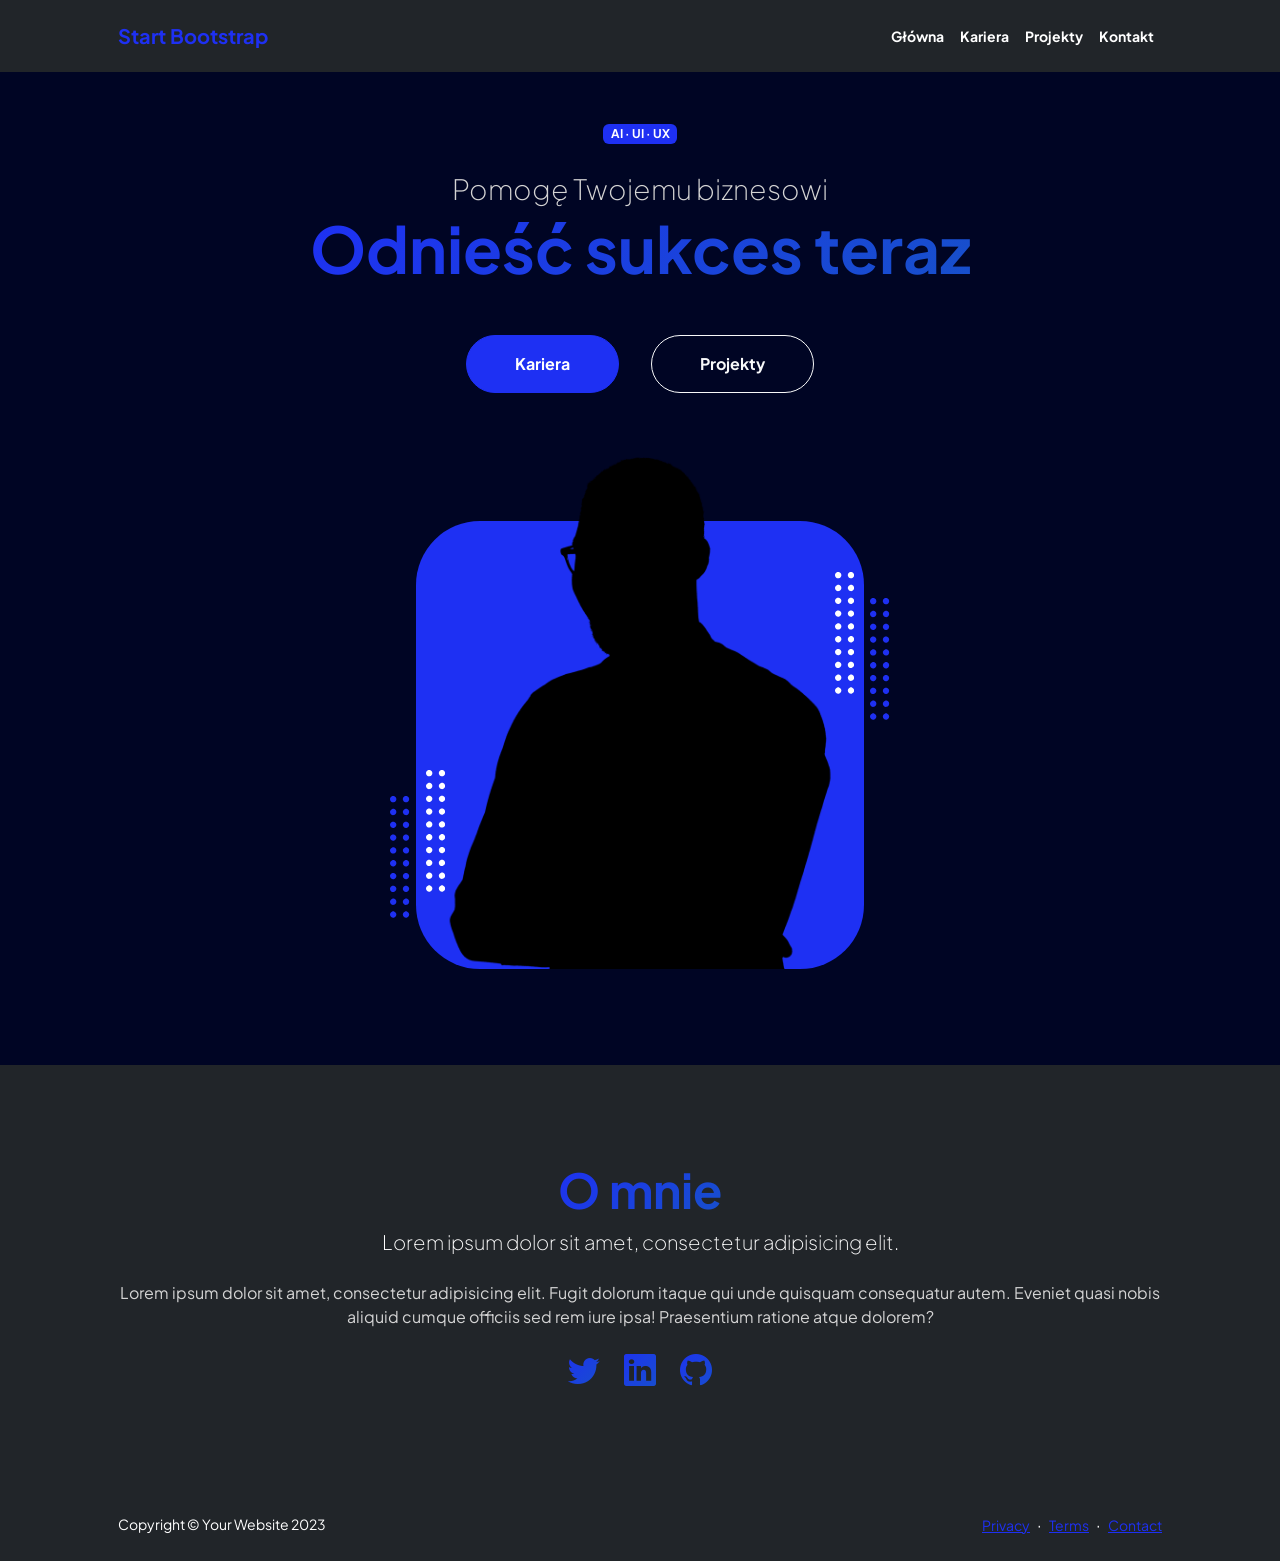
<file: index.html>
<!DOCTYPE html>
<html lang="en">
    <head>
        <meta charset="utf-8" />
        <meta name="viewport" content="width=device-width, initial-scale=1, shrink-to-fit=no" />
        <meta name="description" content="" />
        <meta name="author" content="" />
        <title>Personal - Start Bootstrap Theme</title>
        <!-- Favicon-->
        <link rel="icon" type="image/x-icon" href="assets/favicon.ico" />
        <!-- Custom Google font-->
        <link rel="preconnect" href="https://fonts.googleapis.com" />
        <link rel="preconnect" href="https://fonts.gstatic.com" crossorigin />
        <link href="https://fonts.googleapis.com/css2?family=Plus+Jakarta+Sans:wght@100;200;300;400;500;600;700;800;900&amp;display=swap" rel="stylesheet" />
        <!-- Bootstrap icons-->
        <link href="https://cdn.jsdelivr.net/npm/bootstrap-icons@1.8.1/font/bootstrap-icons.css" rel="stylesheet" />
        <!-- Core theme CSS (includes Bootstrap)-->
        <link href="css/styles.css" rel="stylesheet" />
    </head>
    <body class="d-flex flex-column h-100">
        <main class="flex-shrink-0">
            <!-- Navigation-->
            <nav class="navbar navbar-expand-lg navbar-light bg-dark py-3">
                <div class="container px-5">
                    <a class="navbar-brand" href="index.html"><span class="fw-bolder text-primary">Start Bootstrap</span></a>
                    <button class="navbar-toggler" type="button" data-bs-toggle="collapse" data-bs-target="#navbarSupportedContent" aria-controls="navbarSupportedContent" aria-expanded="false" aria-label="Toggle navigation"><span class="navbar-toggler-icon"></span></button>
                    <div class="collapse navbar-collapse" id="navbarSupportedContent">
                        <ul class="navbar-nav ms-auto mb-2 mb-lg-0 small fw-bolder">
                            <li class="nav-item"><a class="nav-link" href="index.html">Główna</a></li>
                            <li class="nav-item"><a class="nav-link" href="resume.html">Kariera</a></li>
                            <li class="nav-item"><a class="nav-link" href="projects.html">Projekty</a></li>
                            <li class="nav-item"><a class="nav-link" href="contact.html">Kontakt</a></li>
                        </ul>
                    </div>
                </div>
            </nav>
            <!-- Header-->
            <header class="py-5">
                <div class="container px-5 pb-5">
                    <div class="row gx-5 align-items-center">
                        <div class="col-xxl-5">
                            <!-- Header text content-->
                            <div class="text-center text-xxl-start">
                                <div class="badge bg-gradient-primary-to-secondary text-white mb-4"><div class="text-uppercase">AI &middot; UI &middot; UX</div></div>
                                <div class="fs-3 fw-light text-muted">Pomogę Twojemu biznesowi</div>
                                <h1 class="display-3 fw-bolder mb-5"><span class="text-gradient d-inline">Odnieść sukces teraz</span></h1>
                                <div class="d-grid gap-3 d-sm-flex justify-content-sm-center justify-content-xxl-start mb-3">
                                    <a class="btn btn-primary btn-lg px-5 py-3 me-sm-3 fs-6 fw-bolder" href="resume.html">Kariera</a>
                                    <a class="btn btn-outline-light btn-lg px-5 py-3 fs-6 fw-bolder" href="projects.html">Projekty</a>
                                </div>
                            </div>
                        </div>
                        <div class="col-xxl-7">
                            <!-- Header profile picture-->
                            <div class="d-flex justify-content-center mt-5 mt-xxl-0">
                                <div class="profile bg-gradient-primary-to-secondary">
                                    <!-- TIP: For best results, use a photo with a transparent background like the demo example below-->
                                    <!-- Watch a tutorial on how to do this on YouTube (link)-->
                                    <img class="profile-img" src="assets/profile.png" alt="..." />
                                    <div class="dots-1">
                                        <!-- SVG Dots-->
                                        <svg version="1.1" xmlns="http://www.w3.org/2000/svg" xmlns:xlink="http://www.w3.org/1999/xlink" x="0px" y="0px" viewBox="0 0 191.6 1215.4" style="enable-background: new 0 0 191.6 1215.4" xml:space="preserve">
                                            <g transform="translate(0.000000,1280.000000) scale(0.100000,-0.100000)">
                                                <path d="M227.7,12788.6c-105-35-200-141-222-248c-43-206,163-412,369-369c155,32,275,190,260,339c-11,105-90,213-190,262        C383.7,12801.6,289.7,12808.6,227.7,12788.6z"></path>
                                                <path d="M1507.7,12788.6c-151-50-253-216-222-362c25-119,136-230,254-255c194-41,395,142,375,339c-11,105-90,213-190,262        C1663.7,12801.6,1569.7,12808.6,1507.7,12788.6z"></path>
                                                <path d="M227.7,11508.6c-105-35-200-141-222-248c-43-206,163-412,369-369c155,32,275,190,260,339c-11,105-90,213-190,262        C383.7,11521.6,289.7,11528.6,227.7,11508.6z"></path>
                                                <path d="M1507.7,11508.6c-151-50-253-216-222-362c25-119,136-230,254-255c194-41,395,142,375,339c-11,105-90,213-190,262        C1663.7,11521.6,1569.7,11528.6,1507.7,11508.6z"></path>
                                                <path d="M227.7,10228.6c-105-35-200-141-222-248c-43-206,163-412,369-369c155,32,275,190,260,339c-11,105-90,213-190,262        C383.7,10241.6,289.7,10248.6,227.7,10228.6z"></path>
                                                <path d="M1507.7,10228.6c-105-35-200-141-222-248c-43-206,163-412,369-369c155,32,275,190,260,339c-11,105-90,213-190,262        C1663.7,10241.6,1569.7,10248.6,1507.7,10228.6z"></path>
                                                <path d="M227.7,8948.6c-105-35-200-141-222-248c-43-206,163-412,369-369c155,32,275,190,260,339c-11,105-90,213-190,262        C383.7,8961.6,289.7,8968.6,227.7,8948.6z"></path>
                                                <path d="M1507.7,8948.6c-105-35-200-141-222-248c-43-206,163-412,369-369c155,32,275,190,260,339c-11,105-90,213-190,262        C1663.7,8961.6,1569.7,8968.6,1507.7,8948.6z"></path>
                                                <path d="M227.7,7668.6c-105-35-200-141-222-248c-43-206,163-412,369-369c155,32,275,190,260,339c-11,105-90,213-190,262        C383.7,7681.6,289.7,7688.6,227.7,7668.6z"></path>
                                                <path d="M1507.7,7668.6c-105-35-200-141-222-248c-43-206,163-412,369-369c155,32,275,190,260,339c-11,105-90,213-190,262        C1663.7,7681.6,1569.7,7688.6,1507.7,7668.6z"></path>
                                                <path d="M227.7,6388.6c-105-35-200-141-222-248c-43-206,163-412,369-369c155,32,275,190,260,339c-11,105-90,213-190,262        C383.7,6401.6,289.7,6408.6,227.7,6388.6z"></path>
                                                <path d="M1507.7,6388.6c-105-35-200-141-222-248c-43-206,163-412,369-369c155,32,275,190,260,339c-11,105-90,213-190,262        C1663.7,6401.6,1569.7,6408.6,1507.7,6388.6z"></path>
                                                <path d="M227.7,5108.6c-105-35-200-141-222-248c-43-206,163-412,369-369c155,32,275,190,260,339c-11,105-90,213-190,262        C383.7,5121.6,289.7,5128.6,227.7,5108.6z"></path>
                                                <path d="M1507.7,5108.6c-105-35-200-141-222-248c-43-206,163-412,369-369c155,32,275,190,260,339c-11,105-90,213-190,262        C1663.7,5121.6,1569.7,5128.6,1507.7,5108.6z"></path>
                                                <path d="M227.7,3828.6c-105-35-200-141-222-248c-43-206,163-412,369-369c155,32,275,190,260,339c-11,105-90,213-190,262        C383.7,3841.6,289.7,3848.6,227.7,3828.6z"></path>
                                                <path d="M1507.7,3828.6c-105-35-200-141-222-248c-43-206,163-412,369-369c155,32,275,190,260,339c-11,105-90,213-190,262        C1663.7,3841.6,1569.7,3848.6,1507.7,3828.6z"></path>
                                                <path d="M227.7,2548.6c-105-35-200-141-222-248c-43-206,163-412,369-369c155,32,275,190,260,339c-11,105-90,213-190,262        C383.7,2561.6,289.7,2568.6,227.7,2548.6z"></path>
                                                <path d="M1507.7,2548.6c-105-35-200-141-222-248c-43-206,163-412,369-369c155,32,275,190,260,339c-11,105-90,213-190,262        C1663.7,2561.6,1569.7,2568.6,1507.7,2548.6z"></path>
                                                <path d="M227.7,1268.6c-105-35-200-141-222-248c-43-206,163-412,369-369c155,32,275,190,260,339c-11,105-90,213-190,262        C383.7,1281.6,289.7,1288.6,227.7,1268.6z"></path>
                                                <path d="M1507.7,1268.6c-105-35-200-141-222-248c-43-206,163-412,369-369c155,32,275,190,260,339c-11,105-90,213-190,262        C1663.7,1281.6,1569.7,1288.6,1507.7,1268.6z"></path>
                                            </g>
                                        </svg>
                                        <!-- END of SVG dots-->
                                    </div>
                                    <div class="dots-2">
                                        <!-- SVG Dots-->
                                        <svg version="1.1" xmlns="http://www.w3.org/2000/svg" xmlns:xlink="http://www.w3.org/1999/xlink" x="0px" y="0px" viewBox="0 0 191.6 1215.4" style="enable-background: new 0 0 191.6 1215.4" xml:space="preserve">
                                            <g transform="translate(0.000000,1280.000000) scale(0.100000,-0.100000)">
                                                <path d="M227.7,12788.6c-105-35-200-141-222-248c-43-206,163-412,369-369c155,32,275,190,260,339c-11,105-90,213-190,262        C383.7,12801.6,289.7,12808.6,227.7,12788.6z"></path>
                                                <path d="M1507.7,12788.6c-151-50-253-216-222-362c25-119,136-230,254-255c194-41,395,142,375,339c-11,105-90,213-190,262        C1663.7,12801.6,1569.7,12808.6,1507.7,12788.6z"></path>
                                                <path d="M227.7,11508.6c-105-35-200-141-222-248c-43-206,163-412,369-369c155,32,275,190,260,339c-11,105-90,213-190,262        C383.7,11521.6,289.7,11528.6,227.7,11508.6z"></path>
                                                <path d="M1507.7,11508.6c-151-50-253-216-222-362c25-119,136-230,254-255c194-41,395,142,375,339c-11,105-90,213-190,262        C1663.7,11521.6,1569.7,11528.6,1507.7,11508.6z"></path>
                                                <path d="M227.7,10228.6c-105-35-200-141-222-248c-43-206,163-412,369-369c155,32,275,190,260,339c-11,105-90,213-190,262        C383.7,10241.6,289.7,10248.6,227.7,10228.6z"></path>
                                                <path d="M1507.7,10228.6c-105-35-200-141-222-248c-43-206,163-412,369-369c155,32,275,190,260,339c-11,105-90,213-190,262        C1663.7,10241.6,1569.7,10248.6,1507.7,10228.6z"></path>
                                                <path d="M227.7,8948.6c-105-35-200-141-222-248c-43-206,163-412,369-369c155,32,275,190,260,339c-11,105-90,213-190,262        C383.7,8961.6,289.7,8968.6,227.7,8948.6z"></path>
                                                <path d="M1507.7,8948.6c-105-35-200-141-222-248c-43-206,163-412,369-369c155,32,275,190,260,339c-11,105-90,213-190,262        C1663.7,8961.6,1569.7,8968.6,1507.7,8948.6z"></path>
                                                <path d="M227.7,7668.6c-105-35-200-141-222-248c-43-206,163-412,369-369c155,32,275,190,260,339c-11,105-90,213-190,262        C383.7,7681.6,289.7,7688.6,227.7,7668.6z"></path>
                                                <path d="M1507.7,7668.6c-105-35-200-141-222-248c-43-206,163-412,369-369c155,32,275,190,260,339c-11,105-90,213-190,262        C1663.7,7681.6,1569.7,7688.6,1507.7,7668.6z"></path>
                                                <path d="M227.7,6388.6c-105-35-200-141-222-248c-43-206,163-412,369-369c155,32,275,190,260,339c-11,105-90,213-190,262        C383.7,6401.6,289.7,6408.6,227.7,6388.6z"></path>
                                                <path d="M1507.7,6388.6c-105-35-200-141-222-248c-43-206,163-412,369-369c155,32,275,190,260,339c-11,105-90,213-190,262        C1663.7,6401.6,1569.7,6408.6,1507.7,6388.6z"></path>
                                                <path d="M227.7,5108.6c-105-35-200-141-222-248c-43-206,163-412,369-369c155,32,275,190,260,339c-11,105-90,213-190,262        C383.7,5121.6,289.7,5128.6,227.7,5108.6z"></path>
                                                <path d="M1507.7,5108.6c-105-35-200-141-222-248c-43-206,163-412,369-369c155,32,275,190,260,339c-11,105-90,213-190,262        C1663.7,5121.6,1569.7,5128.6,1507.7,5108.6z"></path>
                                                <path d="M227.7,3828.6c-105-35-200-141-222-248c-43-206,163-412,369-369c155,32,275,190,260,339c-11,105-90,213-190,262        C383.7,3841.6,289.7,3848.6,227.7,3828.6z"></path>
                                                <path d="M1507.7,3828.6c-105-35-200-141-222-248c-43-206,163-412,369-369c155,32,275,190,260,339c-11,105-90,213-190,262        C1663.7,3841.6,1569.7,3848.6,1507.7,3828.6z"></path>
                                                <path d="M227.7,2548.6c-105-35-200-141-222-248c-43-206,163-412,369-369c155,32,275,190,260,339c-11,105-90,213-190,262        C383.7,2561.6,289.7,2568.6,227.7,2548.6z"></path>
                                                <path d="M1507.7,2548.6c-105-35-200-141-222-248c-43-206,163-412,369-369c155,32,275,190,260,339c-11,105-90,213-190,262        C1663.7,2561.6,1569.7,2568.6,1507.7,2548.6z"></path>
                                                <path d="M227.7,1268.6c-105-35-200-141-222-248c-43-206,163-412,369-369c155,32,275,190,260,339c-11,105-90,213-190,262        C383.7,1281.6,289.7,1288.6,227.7,1268.6z"></path>
                                                <path d="M1507.7,1268.6c-105-35-200-141-222-248c-43-206,163-412,369-369c155,32,275,190,260,339c-11,105-90,213-190,262        C1663.7,1281.6,1569.7,1288.6,1507.7,1268.6z"></path>
                                            </g>
                                        </svg>
                                        <!-- END of SVG dots-->
                                    </div>
                                    <div class="dots-3">
                                        <!-- SVG Dots-->
                                        <svg version="1.1" xmlns="http://www.w3.org/2000/svg" xmlns:xlink="http://www.w3.org/1999/xlink" x="0px" y="0px" viewBox="0 0 191.6 1215.4" style="enable-background: new 0 0 191.6 1215.4" xml:space="preserve">
                                            <g transform="translate(0.000000,1280.000000) scale(0.100000,-0.100000)">
                                                <path d="M227.7,12788.6c-105-35-200-141-222-248c-43-206,163-412,369-369c155,32,275,190,260,339c-11,105-90,213-190,262        C383.7,12801.6,289.7,12808.6,227.7,12788.6z"></path>
                                                <path d="M1507.7,12788.6c-151-50-253-216-222-362c25-119,136-230,254-255c194-41,395,142,375,339c-11,105-90,213-190,262        C1663.7,12801.6,1569.7,12808.6,1507.7,12788.6z"></path>
                                                <path d="M227.7,11508.6c-105-35-200-141-222-248c-43-206,163-412,369-369c155,32,275,190,260,339c-11,105-90,213-190,262        C383.7,11521.6,289.7,11528.6,227.7,11508.6z"></path>
                                                <path d="M1507.7,11508.6c-151-50-253-216-222-362c25-119,136-230,254-255c194-41,395,142,375,339c-11,105-90,213-190,262        C1663.7,11521.6,1569.7,11528.6,1507.7,11508.6z"></path>
                                                <path d="M227.7,10228.6c-105-35-200-141-222-248c-43-206,163-412,369-369c155,32,275,190,260,339c-11,105-90,213-190,262        C383.7,10241.6,289.7,10248.6,227.7,10228.6z"></path>
                                                <path d="M1507.7,10228.6c-105-35-200-141-222-248c-43-206,163-412,369-369c155,32,275,190,260,339c-11,105-90,213-190,262        C1663.7,10241.6,1569.7,10248.6,1507.7,10228.6z"></path>
                                                <path d="M227.7,8948.6c-105-35-200-141-222-248c-43-206,163-412,369-369c155,32,275,190,260,339c-11,105-90,213-190,262        C383.7,8961.6,289.7,8968.6,227.7,8948.6z"></path>
                                                <path d="M1507.7,8948.6c-105-35-200-141-222-248c-43-206,163-412,369-369c155,32,275,190,260,339c-11,105-90,213-190,262        C1663.7,8961.6,1569.7,8968.6,1507.7,8948.6z"></path>
                                                <path d="M227.7,7668.6c-105-35-200-141-222-248c-43-206,163-412,369-369c155,32,275,190,260,339c-11,105-90,213-190,262        C383.7,7681.6,289.7,7688.6,227.7,7668.6z"></path>
                                                <path d="M1507.7,7668.6c-105-35-200-141-222-248c-43-206,163-412,369-369c155,32,275,190,260,339c-11,105-90,213-190,262        C1663.7,7681.6,1569.7,7688.6,1507.7,7668.6z"></path>
                                                <path d="M227.7,6388.6c-105-35-200-141-222-248c-43-206,163-412,369-369c155,32,275,190,260,339c-11,105-90,213-190,262        C383.7,6401.6,289.7,6408.6,227.7,6388.6z"></path>
                                                <path d="M1507.7,6388.6c-105-35-200-141-222-248c-43-206,163-412,369-369c155,32,275,190,260,339c-11,105-90,213-190,262        C1663.7,6401.6,1569.7,6408.6,1507.7,6388.6z"></path>
                                                <path d="M227.7,5108.6c-105-35-200-141-222-248c-43-206,163-412,369-369c155,32,275,190,260,339c-11,105-90,213-190,262        C383.7,5121.6,289.7,5128.6,227.7,5108.6z"></path>
                                                <path d="M1507.7,5108.6c-105-35-200-141-222-248c-43-206,163-412,369-369c155,32,275,190,260,339c-11,105-90,213-190,262        C1663.7,5121.6,1569.7,5128.6,1507.7,5108.6z"></path>
                                                <path d="M227.7,3828.6c-105-35-200-141-222-248c-43-206,163-412,369-369c155,32,275,190,260,339c-11,105-90,213-190,262        C383.7,3841.6,289.7,3848.6,227.7,3828.6z"></path>
                                                <path d="M1507.7,3828.6c-105-35-200-141-222-248c-43-206,163-412,369-369c155,32,275,190,260,339c-11,105-90,213-190,262        C1663.7,3841.6,1569.7,3848.6,1507.7,3828.6z"></path>
                                                <path d="M227.7,2548.6c-105-35-200-141-222-248c-43-206,163-412,369-369c155,32,275,190,260,339c-11,105-90,213-190,262        C383.7,2561.6,289.7,2568.6,227.7,2548.6z"></path>
                                                <path d="M1507.7,2548.6c-105-35-200-141-222-248c-43-206,163-412,369-369c155,32,275,190,260,339c-11,105-90,213-190,262        C1663.7,2561.6,1569.7,2568.6,1507.7,2548.6z"></path>
                                                <path d="M227.7,1268.6c-105-35-200-141-222-248c-43-206,163-412,369-369c155,32,275,190,260,339c-11,105-90,213-190,262        C383.7,1281.6,289.7,1288.6,227.7,1268.6z"></path>
                                                <path d="M1507.7,1268.6c-105-35-200-141-222-248c-43-206,163-412,369-369c155,32,275,190,260,339c-11,105-90,213-190,262        C1663.7,1281.6,1569.7,1288.6,1507.7,1268.6z"></path>
                                            </g>
                                        </svg>
                                        <!-- END of SVG dots-->
                                    </div>
                                    <div class="dots-4">
                                        <!-- SVG Dots-->
                                        <svg version="1.1" xmlns="http://www.w3.org/2000/svg" xmlns:xlink="http://www.w3.org/1999/xlink" x="0px" y="0px" viewBox="0 0 191.6 1215.4" style="enable-background: new 0 0 191.6 1215.4" xml:space="preserve">
                                            <g transform="translate(0.000000,1280.000000) scale(0.100000,-0.100000)">
                                                <path d="M227.7,12788.6c-105-35-200-141-222-248c-43-206,163-412,369-369c155,32,275,190,260,339c-11,105-90,213-190,262        C383.7,12801.6,289.7,12808.6,227.7,12788.6z"></path>
                                                <path d="M1507.7,12788.6c-151-50-253-216-222-362c25-119,136-230,254-255c194-41,395,142,375,339c-11,105-90,213-190,262        C1663.7,12801.6,1569.7,12808.6,1507.7,12788.6z"></path>
                                                <path d="M227.7,11508.6c-105-35-200-141-222-248c-43-206,163-412,369-369c155,32,275,190,260,339c-11,105-90,213-190,262        C383.7,11521.6,289.7,11528.6,227.7,11508.6z"></path>
                                                <path d="M1507.7,11508.6c-151-50-253-216-222-362c25-119,136-230,254-255c194-41,395,142,375,339c-11,105-90,213-190,262        C1663.7,11521.6,1569.7,11528.6,1507.7,11508.6z"></path>
                                                <path d="M227.7,10228.6c-105-35-200-141-222-248c-43-206,163-412,369-369c155,32,275,190,260,339c-11,105-90,213-190,262        C383.7,10241.6,289.7,10248.6,227.7,10228.6z"></path>
                                                <path d="M1507.7,10228.6c-105-35-200-141-222-248c-43-206,163-412,369-369c155,32,275,190,260,339c-11,105-90,213-190,262        C1663.7,10241.6,1569.7,10248.6,1507.7,10228.6z"></path>
                                                <path d="M227.7,8948.6c-105-35-200-141-222-248c-43-206,163-412,369-369c155,32,275,190,260,339c-11,105-90,213-190,262        C383.7,8961.6,289.7,8968.6,227.7,8948.6z"></path>
                                                <path d="M1507.7,8948.6c-105-35-200-141-222-248c-43-206,163-412,369-369c155,32,275,190,260,339c-11,105-90,213-190,262        C1663.7,8961.6,1569.7,8968.6,1507.7,8948.6z"></path>
                                                <path d="M227.7,7668.6c-105-35-200-141-222-248c-43-206,163-412,369-369c155,32,275,190,260,339c-11,105-90,213-190,262        C383.7,7681.6,289.7,7688.6,227.7,7668.6z"></path>
                                                <path d="M1507.7,7668.6c-105-35-200-141-222-248c-43-206,163-412,369-369c155,32,275,190,260,339c-11,105-90,213-190,262        C1663.7,7681.6,1569.7,7688.6,1507.7,7668.6z"></path>
                                                <path d="M227.7,6388.6c-105-35-200-141-222-248c-43-206,163-412,369-369c155,32,275,190,260,339c-11,105-90,213-190,262        C383.7,6401.6,289.7,6408.6,227.7,6388.6z"></path>
                                                <path d="M1507.7,6388.6c-105-35-200-141-222-248c-43-206,163-412,369-369c155,32,275,190,260,339c-11,105-90,213-190,262        C1663.7,6401.6,1569.7,6408.6,1507.7,6388.6z"></path>
                                                <path d="M227.7,5108.6c-105-35-200-141-222-248c-43-206,163-412,369-369c155,32,275,190,260,339c-11,105-90,213-190,262        C383.7,5121.6,289.7,5128.6,227.7,5108.6z"></path>
                                                <path d="M1507.7,5108.6c-105-35-200-141-222-248c-43-206,163-412,369-369c155,32,275,190,260,339c-11,105-90,213-190,262        C1663.7,5121.6,1569.7,5128.6,1507.7,5108.6z"></path>
                                                <path d="M227.7,3828.6c-105-35-200-141-222-248c-43-206,163-412,369-369c155,32,275,190,260,339c-11,105-90,213-190,262        C383.7,3841.6,289.7,3848.6,227.7,3828.6z"></path>
                                                <path d="M1507.7,3828.6c-105-35-200-141-222-248c-43-206,163-412,369-369c155,32,275,190,260,339c-11,105-90,213-190,262        C1663.7,3841.6,1569.7,3848.6,1507.7,3828.6z"></path>
                                                <path d="M227.7,2548.6c-105-35-200-141-222-248c-43-206,163-412,369-369c155,32,275,190,260,339c-11,105-90,213-190,262        C383.7,2561.6,289.7,2568.6,227.7,2548.6z"></path>
                                                <path d="M1507.7,2548.6c-105-35-200-141-222-248c-43-206,163-412,369-369c155,32,275,190,260,339c-11,105-90,213-190,262        C1663.7,2561.6,1569.7,2568.6,1507.7,2548.6z"></path>
                                                <path d="M227.7,1268.6c-105-35-200-141-222-248c-43-206,163-412,369-369c155,32,275,190,260,339c-11,105-90,213-190,262        C383.7,1281.6,289.7,1288.6,227.7,1268.6z"></path>
                                                <path d="M1507.7,1268.6c-105-35-200-141-222-248c-43-206,163-412,369-369c155,32,275,190,260,339c-11,105-90,213-190,262        C1663.7,1281.6,1569.7,1288.6,1507.7,1268.6z"></path>
                                            </g>
                                        </svg>
                                        <!-- END of SVG dots-->
                                    </div>
                                </div>
                            </div>
                        </div>
                    </div>
                </div>
            </header>
            <!-- About Section-->
            <section class="bg-dark py-5">
                <div class="container px-5">
                    <div class="row gx-5 justify-content-center">
                        <div class="col-xxl-8">
                            <div class="text-center my-5">
                                <h2 class="display-5 fw-bolder"><span class="text-gradient d-inline">O mnie</span></h2>
                                <p class="lead fw-light mb-4">Lorem ipsum dolor sit amet, consectetur adipisicing elit.</p>
                                <p class="text-muted">Lorem ipsum dolor sit amet, consectetur adipisicing elit. Fugit dolorum itaque qui unde quisquam consequatur autem. Eveniet quasi nobis aliquid cumque officiis sed rem iure ipsa! Praesentium ratione atque dolorem?</p>
                                <div class="d-flex justify-content-center fs-2 gap-4">
                                    <a class="text-gradient" href="#!"><i class="bi bi-twitter"></i></a>
                                    <a class="text-gradient" href="#!"><i class="bi bi-linkedin"></i></a>
                                    <a class="text-gradient" href="#!"><i class="bi bi-github"></i></a>
                                </div>
                            </div>
                        </div>
                    </div>
                </div>
            </section>
        </main>
        <!-- Footer-->
        <footer class="bg-dark py-4 mt-auto">
            <div class="container px-5">
                <div class="row align-items-center justify-content-between flex-column flex-sm-row">
                    <div class="col-auto"><div class="small m-0">Copyright &copy; Your Website 2023</div></div>
                    <div class="col-auto">
                        <a class="small" href="#!">Privacy</a>
                        <span class="mx-1">&middot;</span>
                        <a class="small" href="#!">Terms</a>
                        <span class="mx-1">&middot;</span>
                        <a class="small" href="#!">Contact</a>
                    </div>
                </div>
            </div>
        </footer>
        <!-- Bootstrap core JS-->
        <script src="https://cdn.jsdelivr.net/npm/bootstrap@5.2.3/dist/js/bootstrap.bundle.min.js"></script>
        <!-- Core theme JS-->
        <script src="js/scripts.js"></script>
    </body>
</html>
</file>
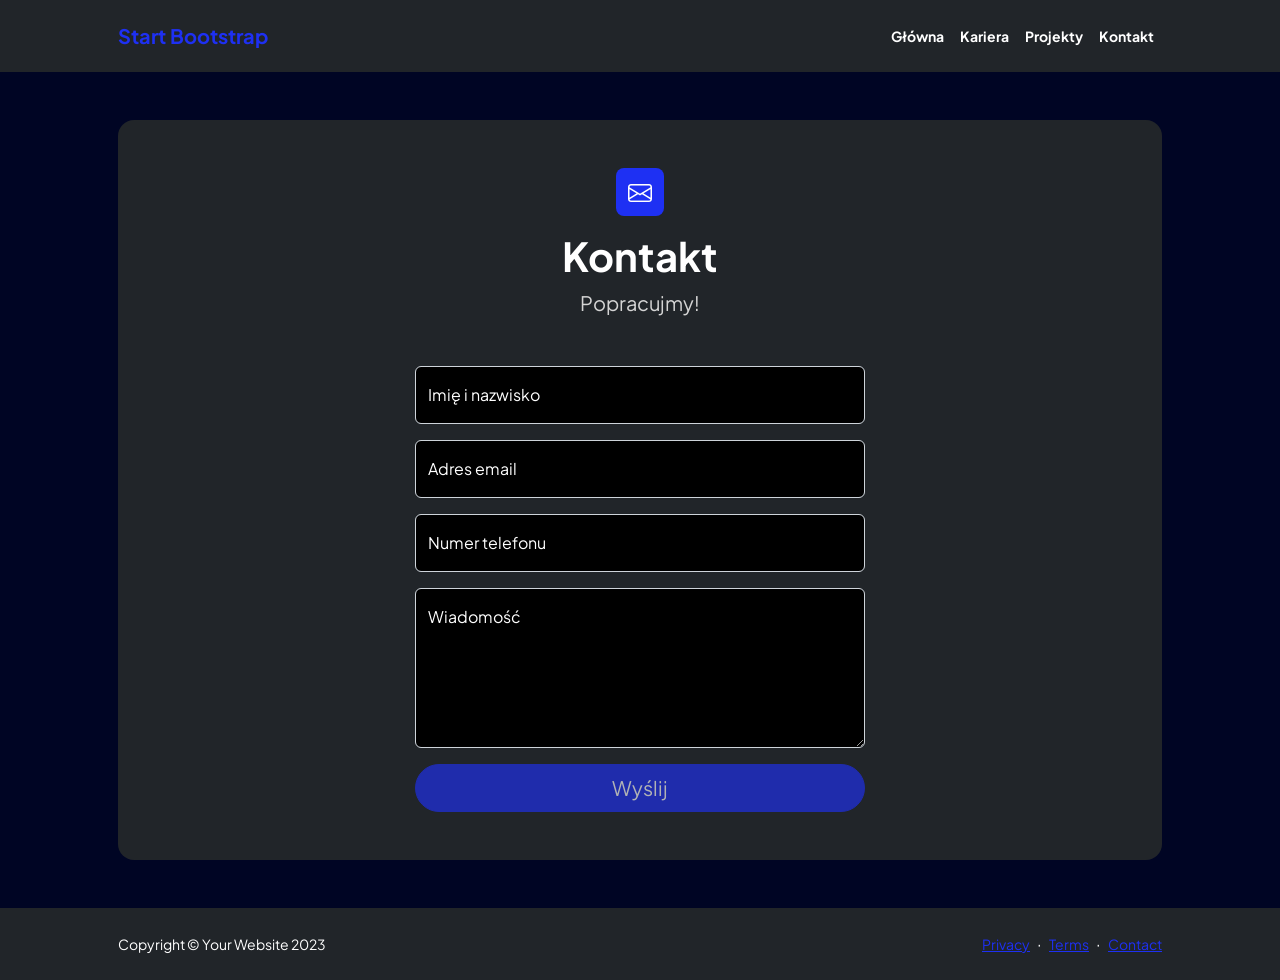
<file: contact.html>
<!DOCTYPE html>
<html lang="en">
    <head>
        <meta charset="utf-8" />
        <meta name="viewport" content="width=device-width, initial-scale=1, shrink-to-fit=no" />
        <meta name="description" content />
        <meta name="author" content />
        <title>Modern Business - Start Bootstrap Template</title>
        <!-- Favicon-->
        <link rel="icon" type="image/x-icon" href="assets/favicon.ico" />
        <!-- Custom Google font-->
        <link rel="preconnect" href="https://fonts.googleapis.com" />
        <link rel="preconnect" href="https://fonts.gstatic.com" crossorigin />
        <link href="https://fonts.googleapis.com/css2?family=Plus+Jakarta+Sans:wght@100;200;300;400;500;600;700;800;900&amp;display=swap" rel="stylesheet" />
        <!-- Bootstrap icons-->
        <link href="https://cdn.jsdelivr.net/npm/bootstrap-icons@1.8.1/font/bootstrap-icons.css" rel="stylesheet" />
        <!-- Core theme CSS (includes Bootstrap)-->
        <link href="css/styles.css" rel="stylesheet" />
    </head>
    <body class="d-flex flex-column">
        <main class="flex-shrink-0">
            <!-- Navigation-->
            <nav class="navbar navbar-expand-lg navbar-light bg-dark py-3">
                <div class="container px-5">
                    <a class="navbar-brand" href="index.html"><span class="fw-bolder text-primary">Start Bootstrap</span></a>
                    <button class="navbar-toggler" type="button" data-bs-toggle="collapse" data-bs-target="#navbarSupportedContent" aria-controls="navbarSupportedContent" aria-expanded="false" aria-label="Toggle navigation"><span class="navbar-toggler-icon"></span></button>
                    <div class="collapse navbar-collapse" id="navbarSupportedContent">
                        <ul class="navbar-nav ms-auto mb-2 mb-lg-0 small fw-bolder">
                            <li class="nav-item"><a class="nav-link" href="index.html">Główna</a></li>
                            <li class="nav-item"><a class="nav-link" href="resume.html">Kariera</a></li>
                            <li class="nav-item"><a class="nav-link" href="projects.html">Projekty</a></li>
                            <li class="nav-item"><a class="nav-link" href="contact.html">Kontakt</a></li>
                        </ul>
                    </div>
                </div>
            </nav>
            <!-- Page content-->
            <section class="py-5">
                <div class="container px-5">
                    <!-- Contact form-->
                    <div class="bg-dark rounded-4 py-5 px-4 px-md-5">
                        <div class="text-center mb-5">
                            <div class="feature bg-primary bg-gradient-primary-to-secondary text-white rounded-3 mb-3"><i class="bi bi-envelope"></i></div>
                            <h1 class="fw-bolder">Kontakt</h1>
                            <p class="lead fw-normal text-muted mb-0">Popracujmy!</p>
                        </div>
                        <div class="row gx-5 justify-content-center">
                            <div class="col-lg-8 col-xl-6">
                                <!-- * * * * * * * * * * * * * * *-->
                                <!-- * * SB Forms Contact Form * *-->
                                <!-- * * * * * * * * * * * * * * *-->
                                <!-- This form is pre-integrated with SB Forms.-->
                                <!-- To make this form functional, sign up at-->
                                <!-- https://startbootstrap.com/solution/contact-forms-->
                                <!-- to get an API token!-->
                                <form id="contactForm" data-sb-form-api-token="API_TOKEN">
                                    <!-- Name input-->
                                    <div class="form-floating mb-3">
                                        <input class="form-control" id="name" type="text" placeholder="Enter your name..." data-sb-validations="required" />
                                        <label for="name">Imię i nazwisko</label>
                                        <div class="invalid-feedback" data-sb-feedback="name:required">Imię i nazwisko są wymagane.</div>
                                    </div>
                                    <!-- Email address input-->
                                    <div class="form-floating mb-3">
                                        <input class="form-control" id="email" type="email" placeholder="name@example.com" data-sb-validations="required,email" />
                                        <label for="email">Adres email</label>
                                        <div class="invalid-feedback" data-sb-feedback="email:required">Adres email jest wymagany.</div>
                                        <div class="invalid-feedback" data-sb-feedback="email:email">Adres email jest nieprawidłowy.</div>
                                    </div>
                                    <!-- Phone number input-->
                                    <div class="form-floating mb-3">
                                        <input class="form-control" id="phone" type="tel" placeholder="(123) 456-7890" data-sb-validations="required" />
                                        <label for="phone">Numer telefonu</label>
                                        <div class="invalid-feedback" data-sb-feedback="phone:required">Numer telefonu jest wymagany.</div>
                                    </div>
                                    <!-- Message input-->
                                    <div class="form-floating mb-3">
                                        <textarea class="form-control" id="message" type="text" placeholder="Enter your message here..." style="height: 10rem" data-sb-validations="required"></textarea>
                                        <label for="message">Wiadomość</label>
                                        <div class="invalid-feedback" data-sb-feedback="message:required">Wiadomość jest wymagana.</div>
                                    </div>
                                    <!-- Submit success message-->
                                    <!---->
                                    <!-- This is what your users will see when the form-->
                                    <!-- has successfully submitted-->
                                    <div class="d-none" id="submitSuccessMessage">
                                        <div class="text-center mb-3">
                                            <div class="fw-bolder">Form submission successful!</div>
                                            To activate this form, sign up at
                                            <br />
                                            <a href="https://startbootstrap.com/solution/contact-forms">https://startbootstrap.com/solution/contact-forms</a>
                                        </div>
                                    </div>
                                    <!-- Submit error message-->
                                    <!---->
                                    <!-- This is what your users will see when there is-->
                                    <!-- an error submitting the form-->
                                    <div class="d-none" id="submitErrorMessage"><div class="text-center text-danger mb-3">Error sending message!</div></div>
                                    <!-- Submit Button-->
                                    <div class="d-grid"><button class="btn btn-primary btn-lg disabled" id="submitButton" type="submit">Wyślij</button></div>
                                </form>
                            </div>
                        </div>
                    </div>
                </div>
            </section>
        </main>
        <!-- Footer-->
        <footer class="bg-dark py-4 mt-auto">
            <div class="container px-5">
                <div class="row align-items-center justify-content-between flex-column flex-sm-row">
                    <div class="col-auto"><div class="small m-0">Copyright &copy; Your Website 2023</div></div>
                    <div class="col-auto">
                        <a class="small" href="#!">Privacy</a>
                        <span class="mx-1">&middot;</span>
                        <a class="small" href="#!">Terms</a>
                        <span class="mx-1">&middot;</span>
                        <a class="small" href="#!">Contact</a>
                    </div>
                </div>
            </div>
        </footer>
        <!-- Bootstrap core JS-->
        <script src="https://cdn.jsdelivr.net/npm/bootstrap@5.2.3/dist/js/bootstrap.bundle.min.js"></script>
        <!-- Core theme JS-->
        <script src="js/scripts.js"></script>
        <!-- * * * * * * * * * * * * * * * * * * * * * * * * * * * * * * * * * * * * * * * *-->
        <!-- * *                               SB Forms JS                               * *-->
        <!-- * * Activate your form at https://startbootstrap.com/solution/contact-forms * *-->
        <!-- * * * * * * * * * * * * * * * * * * * * * * * * * * * * * * * * * * * * * * * *-->
        <script src="https://cdn.startbootstrap.com/sb-forms-latest.js"></script>
    </body>
</html>
</file>
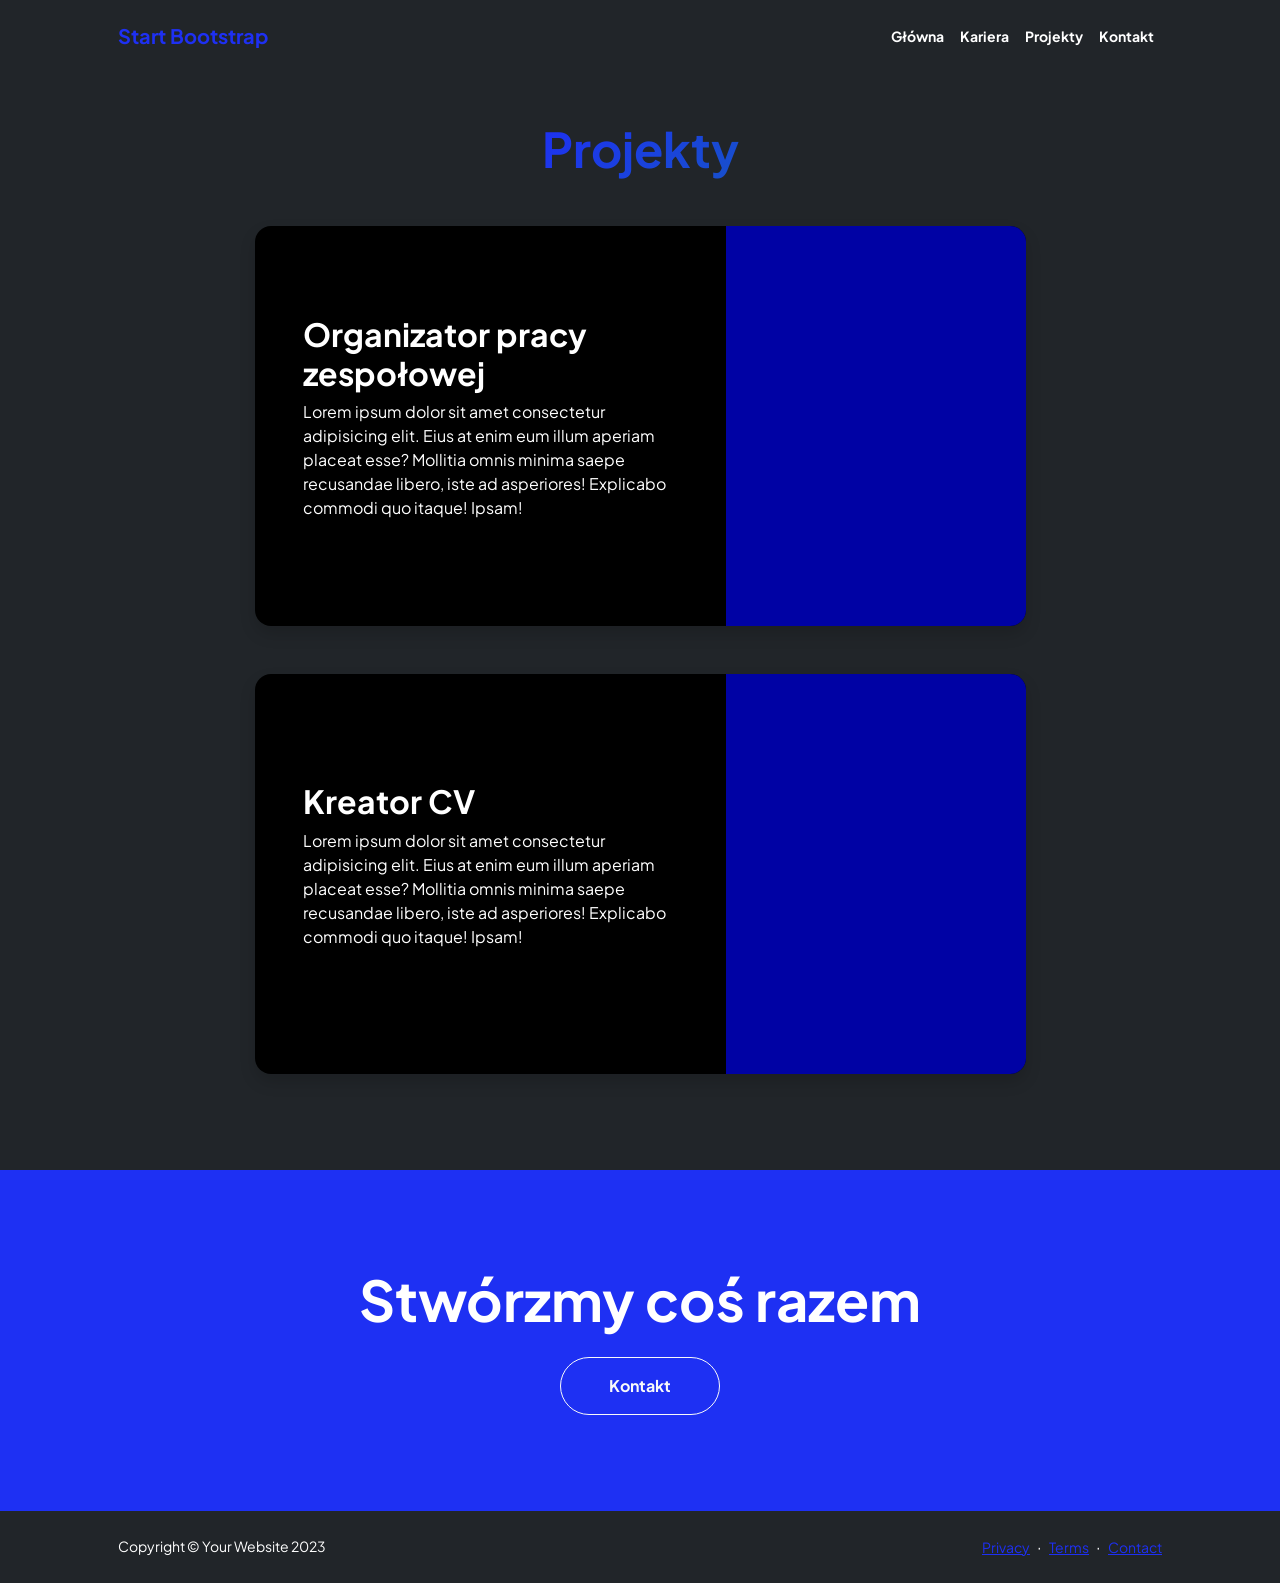
<file: projects.html>
<!DOCTYPE html>
<html lang="en">
    <head>
        <meta charset="utf-8" />
        <meta name="viewport" content="width=device-width, initial-scale=1, shrink-to-fit=no" />
        <meta name="description" content="" />
        <meta name="author" content="" />
        <title>Modern Business - Start Bootstrap Template</title>
        <!-- Favicon-->
        <link rel="icon" type="image/x-icon" href="assets/favicon.ico" />
        <!-- Custom Google font-->
        <link rel="preconnect" href="https://fonts.googleapis.com" />
        <link rel="preconnect" href="https://fonts.gstatic.com" crossorigin />
        <link href="https://fonts.googleapis.com/css2?family=Plus+Jakarta+Sans:wght@100;200;300;400;500;600;700;800;900&amp;display=swap" rel="stylesheet" />
        <!-- Bootstrap icons-->
        <link href="https://cdn.jsdelivr.net/npm/bootstrap-icons@1.8.1/font/bootstrap-icons.css" rel="stylesheet" />
        <!-- Core theme CSS (includes Bootstrap)-->
        <link href="css/styles.css" rel="stylesheet" />
    </head>
    <body class="d-flex flex-column h-100 bg-dark">
        <main class="flex-shrink-0">
            <!-- Navigation-->
            <nav class="navbar navbar-expand-lg navbar-light bg-dark py-3">
                <div class="container px-5">
                    <a class="navbar-brand" href="index.html"><span class="fw-bolder text-primary">Start Bootstrap</span></a>
                    <button class="navbar-toggler" type="button" data-bs-toggle="collapse" data-bs-target="#navbarSupportedContent" aria-controls="navbarSupportedContent" aria-expanded="false" aria-label="Toggle navigation"><span class="navbar-toggler-icon"></span></button>
                    <div class="collapse navbar-collapse" id="navbarSupportedContent">
                        <ul class="navbar-nav ms-auto mb-2 mb-lg-0 small fw-bolder">
                            <li class="nav-item"><a class="nav-link" href="index.html">Główna</a></li>
                            <li class="nav-item"><a class="nav-link" href="resume.html">Kariera</a></li>
                            <li class="nav-item"><a class="nav-link" href="projects.html">Projekty</a></li>
                            <li class="nav-item"><a class="nav-link" href="contact.html">Kontakt</a></li>
                        </ul>
                    </div>
                </div>
            </nav>
            <!-- Projects Section-->
            <section class="py-5">
                <div class="container px-5 mb-5">
                    <div class="text-center mb-5">
                        <h1 class="display-5 fw-bolder mb-0"><span class="text-gradient d-inline">Projekty</span></h1>
                    </div>
                    <div class="row gx-5 justify-content-center">
                        <div class="col-lg-11 col-xl-9 col-xxl-8">
                            <!-- Project Card 1-->
                            <div class="card overflow-hidden shadow rounded-4 border-0 mb-5">
                                <div class="card-body p-0">
                                    <div class="d-flex align-items-center">
                                        <div class="p-5">
                                            <h2 class="fw-bolder">Organizator pracy zespołowej</h2>
                                            <p>Lorem ipsum dolor sit amet consectetur adipisicing elit. Eius at enim eum illum aperiam placeat esse? Mollitia omnis minima saepe recusandae libero, iste ad asperiores! Explicabo commodi quo itaque! Ipsam!</p>
                                        </div>
                                        <img class="img-fluid" src="assets/projekt.png" alt="..." />
                                    </div>
                                </div>
                            </div>
                            <!-- Project Card 2-->
                            <div class="card overflow-hidden shadow rounded-4 border-0">
                                <div class="card-body p-0">
                                    <div class="d-flex align-items-center">
                                        <div class="p-5">
                                            <h2 class="fw-bolder">Kreator CV</h2>
                                            <p>Lorem ipsum dolor sit amet consectetur adipisicing elit. Eius at enim eum illum aperiam placeat esse? Mollitia omnis minima saepe recusandae libero, iste ad asperiores! Explicabo commodi quo itaque! Ipsam!</p>
                                        </div>
                                        <img class="img-fluid" src="assets/projekt.png" alt="..." />
                                    </div>
                                </div>
                            </div>
                        </div>
                    </div>
                </div>
            </section>
            <!-- Call to action section-->
            <section class="py-5 bg-gradient-primary-to-secondary text-white">
                <div class="container px-5 my-5">
                    <div class="text-center">
                        <h2 class="display-4 fw-bolder mb-4">Stwórzmy coś razem</h2>
                        <a class="btn btn-outline-light btn-lg px-5 py-3 fs-6 fw-bolder" href="contact.html">Kontakt</a>
                    </div>
                </div>
            </section>
        </main>
        <!-- Footer-->
        <footer class="bg-dark py-4 mt-auto">
            <div class="container px-5">
                <div class="row align-items-center justify-content-between flex-column flex-sm-row">
                    <div class="col-auto"><div class="small m-0">Copyright &copy; Your Website 2023</div></div>
                    <div class="col-auto">
                        <a class="small" href="#!">Privacy</a>
                        <span class="mx-1">&middot;</span>
                        <a class="small" href="#!">Terms</a>
                        <span class="mx-1">&middot;</span>
                        <a class="small" href="#!">Contact</a>
                    </div>
                </div>
            </div>
        </footer>
        <!-- Bootstrap core JS-->
        <script src="https://cdn.jsdelivr.net/npm/bootstrap@5.2.3/dist/js/bootstrap.bundle.min.js"></script>
        <!-- Core theme JS-->
        <script src="js/scripts.js"></script>
    </body>
</html>
</file>
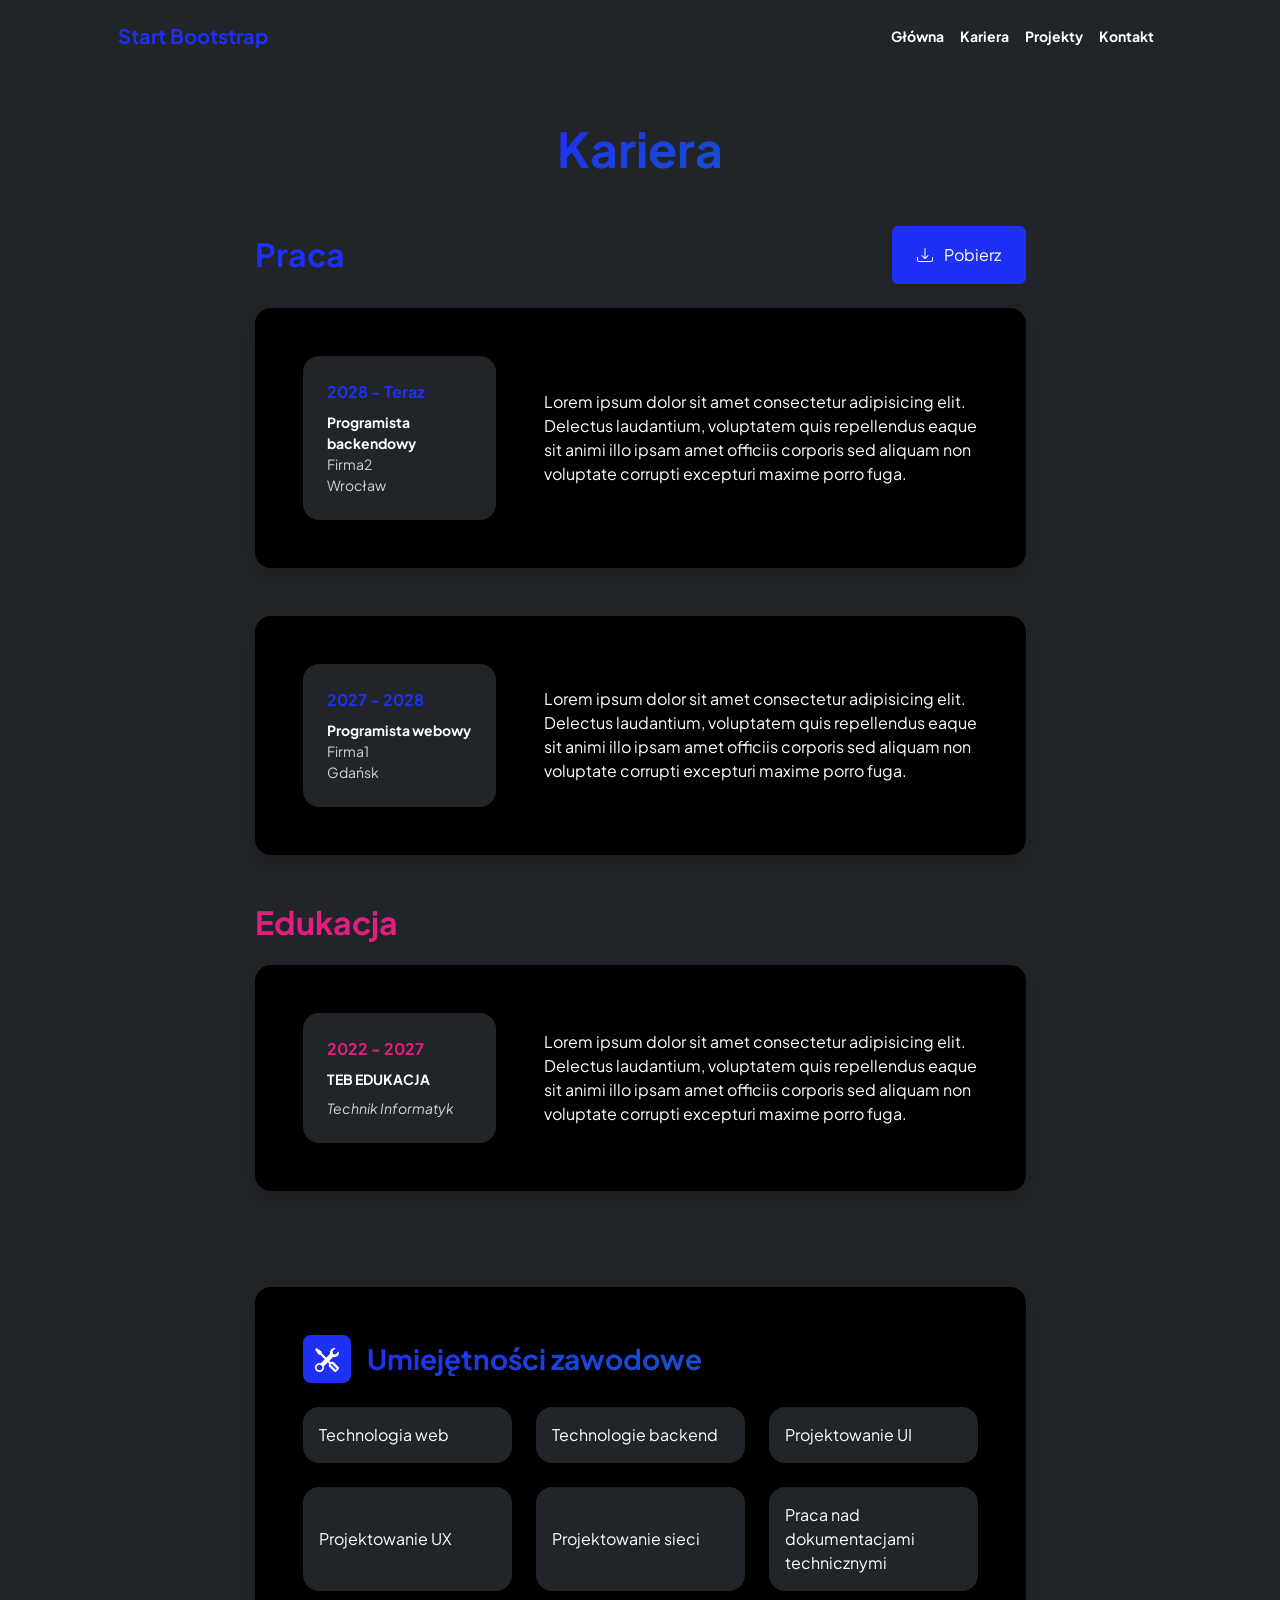
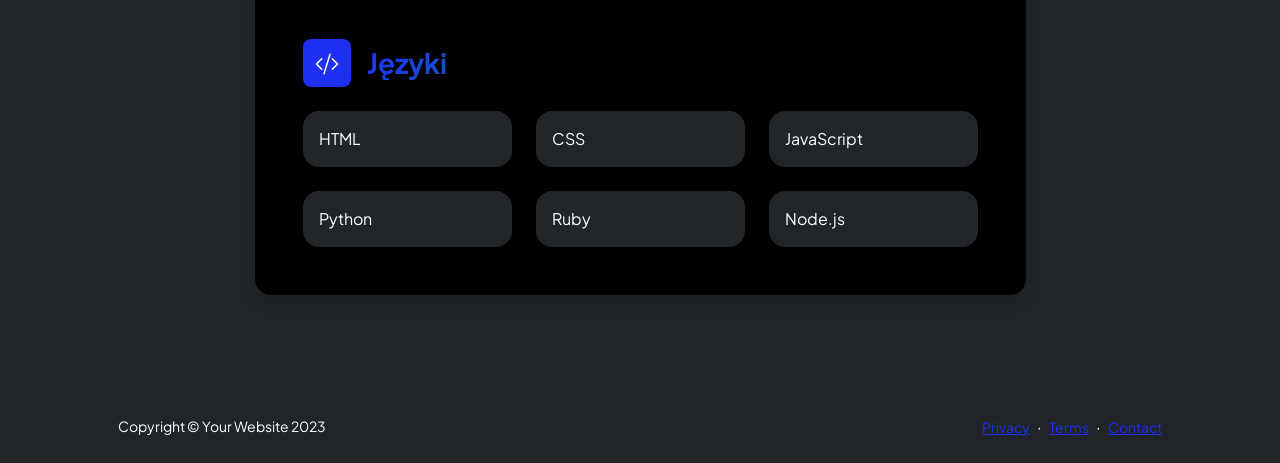
<file: resume.html>
<!doctype html>
<html lang="en">
  <head>
    <meta charset="utf-8" />
    <meta
      name="viewport"
      content="width=device-width, initial-scale=1, shrink-to-fit=no"
    />
    <meta name="description" content="" />
    <meta name="author" content="" />
    <title>Personal - Start Bootstrap Template</title>
    <!-- Favicon-->
    <link rel="icon" type="image/x-icon" href="assets/favicon.ico" />
    <!-- Custom Google font-->
    <link rel="preconnect" href="https://fonts.googleapis.com" />
    <link rel="preconnect" href="https://fonts.gstatic.com" crossorigin />
    <link
      href="https://fonts.googleapis.com/css2?family=Plus+Jakarta+Sans:wght@100;200;300;400;500;600;700;800;900&amp;display=swap"
      rel="stylesheet"
    />
    <!-- Bootstrap icons-->
    <link
      href="https://cdn.jsdelivr.net/npm/bootstrap-icons@1.8.1/font/bootstrap-icons.css"
      rel="stylesheet"
    />
    <!-- Core theme CSS (includes Bootstrap)-->
    <link href="css/styles.css" rel="stylesheet" />
  </head>
  <body class="d-flex flex-column h-100 bg-dark">
    <main class="flex-shrink-0">
      <!-- Navigation-->
      <nav class="navbar navbar-expand-lg navbar-light bg-dark py-3">
        <div class="container px-5">
          <a class="navbar-brand" href="index.html"
            ><span class="fw-bolder text-primary">Start Bootstrap</span></a
          >
          <button
            class="navbar-toggler"
            type="button"
            data-bs-toggle="collapse"
            data-bs-target="#navbarSupportedContent"
            aria-controls="navbarSupportedContent"
            aria-expanded="false"
            aria-label="Toggle navigation"
          >
            <span class="navbar-toggler-icon"></span>
          </button>
          <div class="collapse navbar-collapse" id="navbarSupportedContent">
            <ul class="navbar-nav ms-auto mb-2 mb-lg-0 small fw-bolder">
              <li class="nav-item">
                <a class="nav-link" href="index.html">Główna</a>
              </li>
              <li class="nav-item">
                <a class="nav-link" href="resume.html">Kariera</a>
              </li>
              <li class="nav-item">
                <a class="nav-link" href="projects.html">Projekty</a>
              </li>
              <li class="nav-item">
                <a class="nav-link" href="contact.html">Kontakt</a>
              </li>
            </ul>
          </div>
        </div>
      </nav>
      <!-- Page Content-->
      <div class="container px-5 my-5">
        <div class="text-center mb-5">
          <h1 class="display-5 fw-bolder mb-0">
            <span class="text-gradient d-inline">Kariera</span>
          </h1>
        </div>
        <div class="row gx-5 justify-content-center">
          <div class="col-lg-11 col-xl-9 col-xxl-8">
            <!-- Experience Section-->
            <section>
              <div
                class="d-flex align-items-center justify-content-between mb-4"
              >
                <h2 class="text-primary fw-bolder mb-0">Praca</h2>
                <!-- Download resume button-->
                <!-- Note: Set the link href target to a PDF file within your project-->
                <a class="btn btn-primary px-4 py-3" href="#!">
                  <div class="d-inline-block bi bi-download me-2"></div>
                  Pobierz
                </a>
              </div>
              <!-- Experience Card 1-->
              <div class="card shadow border-0 rounded-4 mb-5">
                <div class="card-body p-5">
                  <div class="row align-items-center gx-5">
                    <div class="col text-center text-lg-start mb-4 mb-lg-0">
                      <div class="bg-dark p-4 rounded-4">
                        <div class="text-primary fw-bolder mb-2">
                          2028 - Teraz
                        </div>
                        <div class="small fw-bolder">
                          Programista backendowy
                        </div>
                        <div class="small text-muted">Firma2</div>
                        <div class="small text-muted">Wrocław</div>
                      </div>
                    </div>
                    <div class="col-lg-8">
                      <div>
                        Lorem ipsum dolor sit amet consectetur adipisicing elit.
                        Delectus laudantium, voluptatem quis repellendus eaque
                        sit animi illo ipsam amet officiis corporis sed aliquam
                        non voluptate corrupti excepturi maxime porro fuga.
                      </div>
                    </div>
                  </div>
                </div>
              </div>
              <!-- Experience Card 2-->
              <div class="card shadow border-0 rounded-4 mb-5">
                <div class="card-body p-5">
                  <div class="row align-items-center gx-5">
                    <div class="col text-center text-lg-start mb-4 mb-lg-0">
                      <div class="bg-dark p-4 rounded-4">
                        <div class="text-primary fw-bolder mb-2">
                          2027 - 2028
                        </div>
                        <div class="small fw-bolder">Programista webowy</div>
                        <div class="small text-muted">Firma1</div>
                        <div class="small text-muted">Gdańsk</div>
                      </div>
                    </div>
                    <div class="col-lg-8">
                      <div>
                        Lorem ipsum dolor sit amet consectetur adipisicing elit.
                        Delectus laudantium, voluptatem quis repellendus eaque
                        sit animi illo ipsam amet officiis corporis sed aliquam
                        non voluptate corrupti excepturi maxime porro fuga.
                      </div>
                    </div>
                  </div>
                </div>
              </div>
            </section>
            <!-- Education Section-->
            <section>
              <h2 class="text-secondary fw-bolder mb-4">Edukacja</h2>
              <!-- Education Card 1-->
              <div class="card shadow border-0 rounded-4 mb-5">
                <div class="card-body p-5">
                  <div class="row align-items-center gx-5">
                    <div class="col text-center text-lg-start mb-4 mb-lg-0">
                      <div class="bg-dark p-4 rounded-4">
                        <div class="text-secondary fw-bolder mb-2">
                          2022 - 2027
                        </div>
                        <div class="mb-2">
                          <div class="small fw-bolder">TEB EDUKACJA</div>
                        </div>
                        <div class="fst-italic">
                          <div class="small text-muted">Technik Informatyk</div>
                        </div>
                      </div>
                    </div>
                    <div class="col-lg-8">
                      <div>
                        Lorem ipsum dolor sit amet consectetur adipisicing elit.
                        Delectus laudantium, voluptatem quis repellendus eaque
                        sit animi illo ipsam amet officiis corporis sed aliquam
                        non voluptate corrupti excepturi maxime porro fuga.
                      </div>
                    </div>
                  </div>
                </div>
              </div>
            </section>
            <!-- Divider-->
            <div class="pb-5"></div>
            <!-- Skills Section-->
            <section>
              <!-- Skillset Card-->
              <div class="card shadow border-0 rounded-4 mb-5">
                <div class="card-body p-5">
                  <!-- Professional skills list-->
                  <div class="mb-5">
                    <div class="d-flex align-items-center mb-4">
                      <div
                        class="feature bg-primary bg-gradient-primary-to-secondary text-white rounded-3 me-3"
                      >
                        <i class="bi bi-tools"></i>
                      </div>
                      <h3 class="fw-bolder mb-0">
                        <span class="text-gradient d-inline"
                          >Umiejętności zawodowe</span
                        >
                      </h3>
                    </div>
                    <div class="row row-cols-1 row-cols-md-3 mb-4">
                      <div class="col mb-4 mb-md-0">
                        <div
                          class="d-flex align-items-center bg-dark rounded-4 p-3 h-100"
                        >
                          Technologia web
                        </div>
                      </div>
                      <div class="col mb-4 mb-md-0">
                        <div
                          class="d-flex align-items-center bg-dark rounded-4 p-3 h-100"
                        >
                          Technologie backend
                        </div>
                      </div>
                      <div class="col">
                        <div
                          class="d-flex align-items-center bg-dark rounded-4 p-3 h-100"
                        >
                          Projektowanie UI
                        </div>
                      </div>
                    </div>
                    <div class="row row-cols-1 row-cols-md-3">
                      <div class="col mb-4 mb-md-0">
                        <div
                          class="d-flex align-items-center bg-dark rounded-4 p-3 h-100"
                        >
                          Projektowanie UX
                        </div>
                      </div>
                      <div class="col mb-4 mb-md-0">
                        <div
                          class="d-flex align-items-center bg-dark rounded-4 p-3 h-100"
                        >
                          Projektowanie sieci
                        </div>
                      </div>
                      <div class="col">
                        <div
                          class="d-flex align-items-center bg-dark rounded-4 p-3 h-100"
                        >
                          Praca nad dokumentacjami technicznymi
                        </div>
                      </div>
                    </div>
                  </div>
                  <!-- Languages list-->
                  <div class="mb-0">
                    <div class="d-flex align-items-center mb-4">
                      <div
                        class="feature bg-primary bg-gradient-primary-to-secondary text-white rounded-3 me-3"
                      >
                        <i class="bi bi-code-slash"></i>
                      </div>
                      <h3 class="fw-bolder mb-0">
                        <span class="text-gradient d-inline">Języki</span>
                      </h3>
                    </div>
                    <div class="row row-cols-1 row-cols-md-3 mb-4">
                      <div class="col mb-4 mb-md-0">
                        <div
                          class="d-flex align-items-center bg-dark rounded-4 p-3 h-100"
                        >
                          HTML
                        </div>
                      </div>
                      <div class="col mb-4 mb-md-0">
                        <div
                          class="d-flex align-items-center bg-dark rounded-4 p-3 h-100"
                        >
                          CSS
                        </div>
                      </div>
                      <div class="col">
                        <div
                          class="d-flex align-items-center bg-dark rounded-4 p-3 h-100"
                        >
                          JavaScript
                        </div>
                      </div>
                    </div>
                    <div class="row row-cols-1 row-cols-md-3">
                      <div class="col mb-4 mb-md-0">
                        <div
                          class="d-flex align-items-center bg-dark rounded-4 p-3 h-100"
                        >
                          Python
                        </div>
                      </div>
                      <div class="col mb-4 mb-md-0">
                        <div
                          class="d-flex align-items-center bg-dark rounded-4 p-3 h-100"
                        >
                          Ruby
                        </div>
                      </div>
                      <div class="col">
                        <div
                          class="d-flex align-items-center bg-dark rounded-4 p-3 h-100"
                        >
                          Node.js
                        </div>
                      </div>
                    </div>
                  </div>
                </div>
              </div>
            </section>
          </div>
        </div>
      </div>
    </main>
    <!-- Footer-->
    <footer class="bg-dark py-4 mt-auto">
      <div class="container px-5">
        <div
          class="row align-items-center justify-content-between flex-column flex-sm-row"
        >
          <div class="col-auto">
            <div class="small m-0">Copyright &copy; Your Website 2023</div>
          </div>
          <div class="col-auto">
            <a class="small" href="#!">Privacy</a>
            <span class="mx-1">&middot;</span>
            <a class="small" href="#!">Terms</a>
            <span class="mx-1">&middot;</span>
            <a class="small" href="#!">Contact</a>
          </div>
        </div>
      </div>
    </footer>
    <!-- Bootstrap core JS-->
    <script src="https://cdn.jsdelivr.net/npm/bootstrap@5.2.3/dist/js/bootstrap.bundle.min.js"></script>
    <!-- Core theme JS-->
    <script src="js/scripts.js"></script>
  </body>
</html>
</file>
